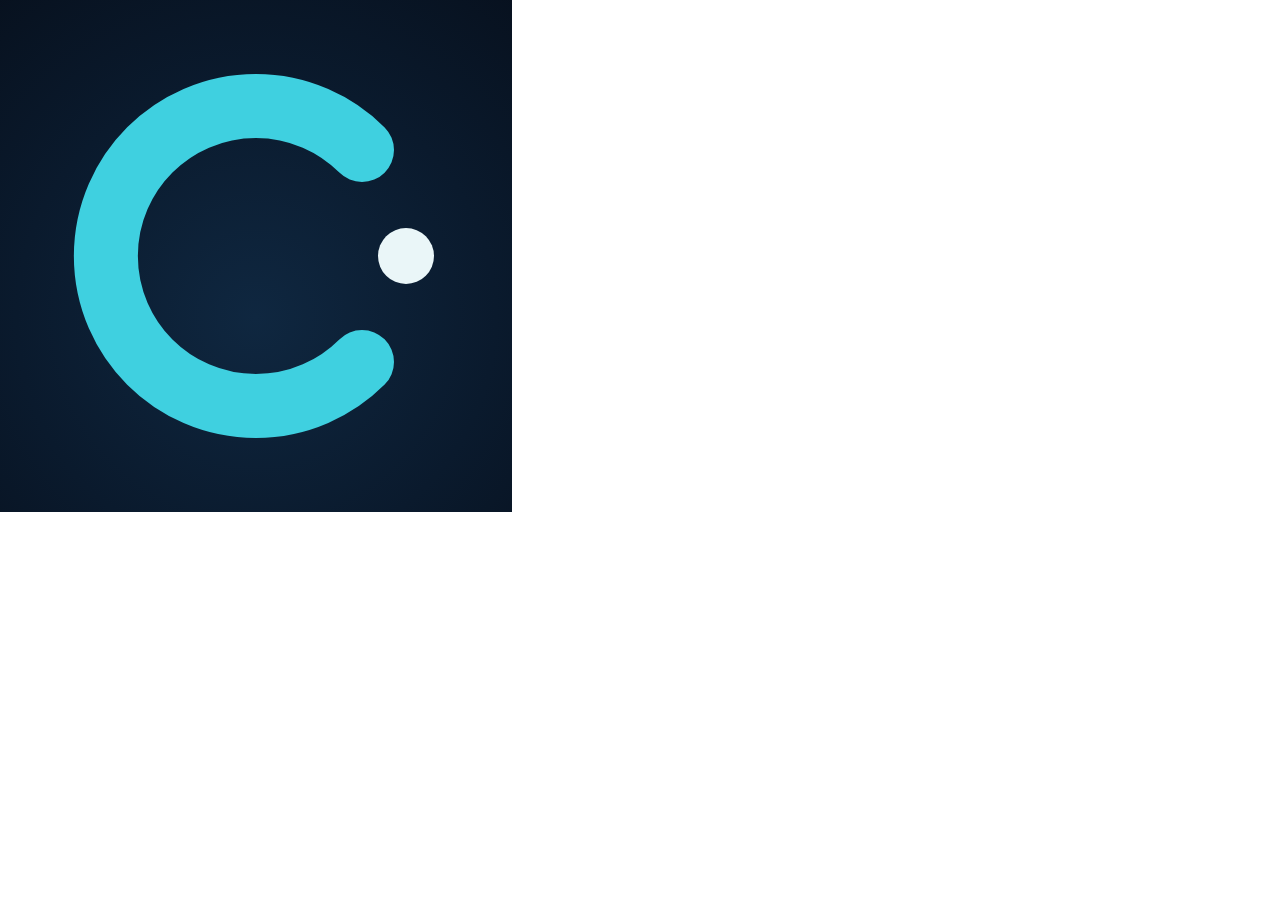
<file: play-assets/_src/developer-icon.html>
<!doctype html>
<html><head><meta charset="utf-8">
<style>html,body{margin:0;padding:0;overflow:hidden}svg{display:block}</style>
</head><body><svg width="512" height="512" viewBox="0 0 512 512" xmlns="http://www.w3.org/2000/svg"><defs>
<radialGradient id="sky" cx="50%" cy="62%" r="85%">
<stop offset="0%" stop-color="#0f2740"/>
<stop offset="55%" stop-color="#0a1a2d"/>
<stop offset="100%" stop-color="#07101d"/>
</radialGradient>
</defs><rect width="512" height="512" fill="url(#sky)"/><path d="M362 150 A150 150 0 1 0 362 362" fill="none" stroke="#3fd0e0" stroke-width="64" stroke-linecap="round"/>
<circle cx="406" cy="256" r="28" fill="#eaf6f8"/></svg></body></html>
</file>
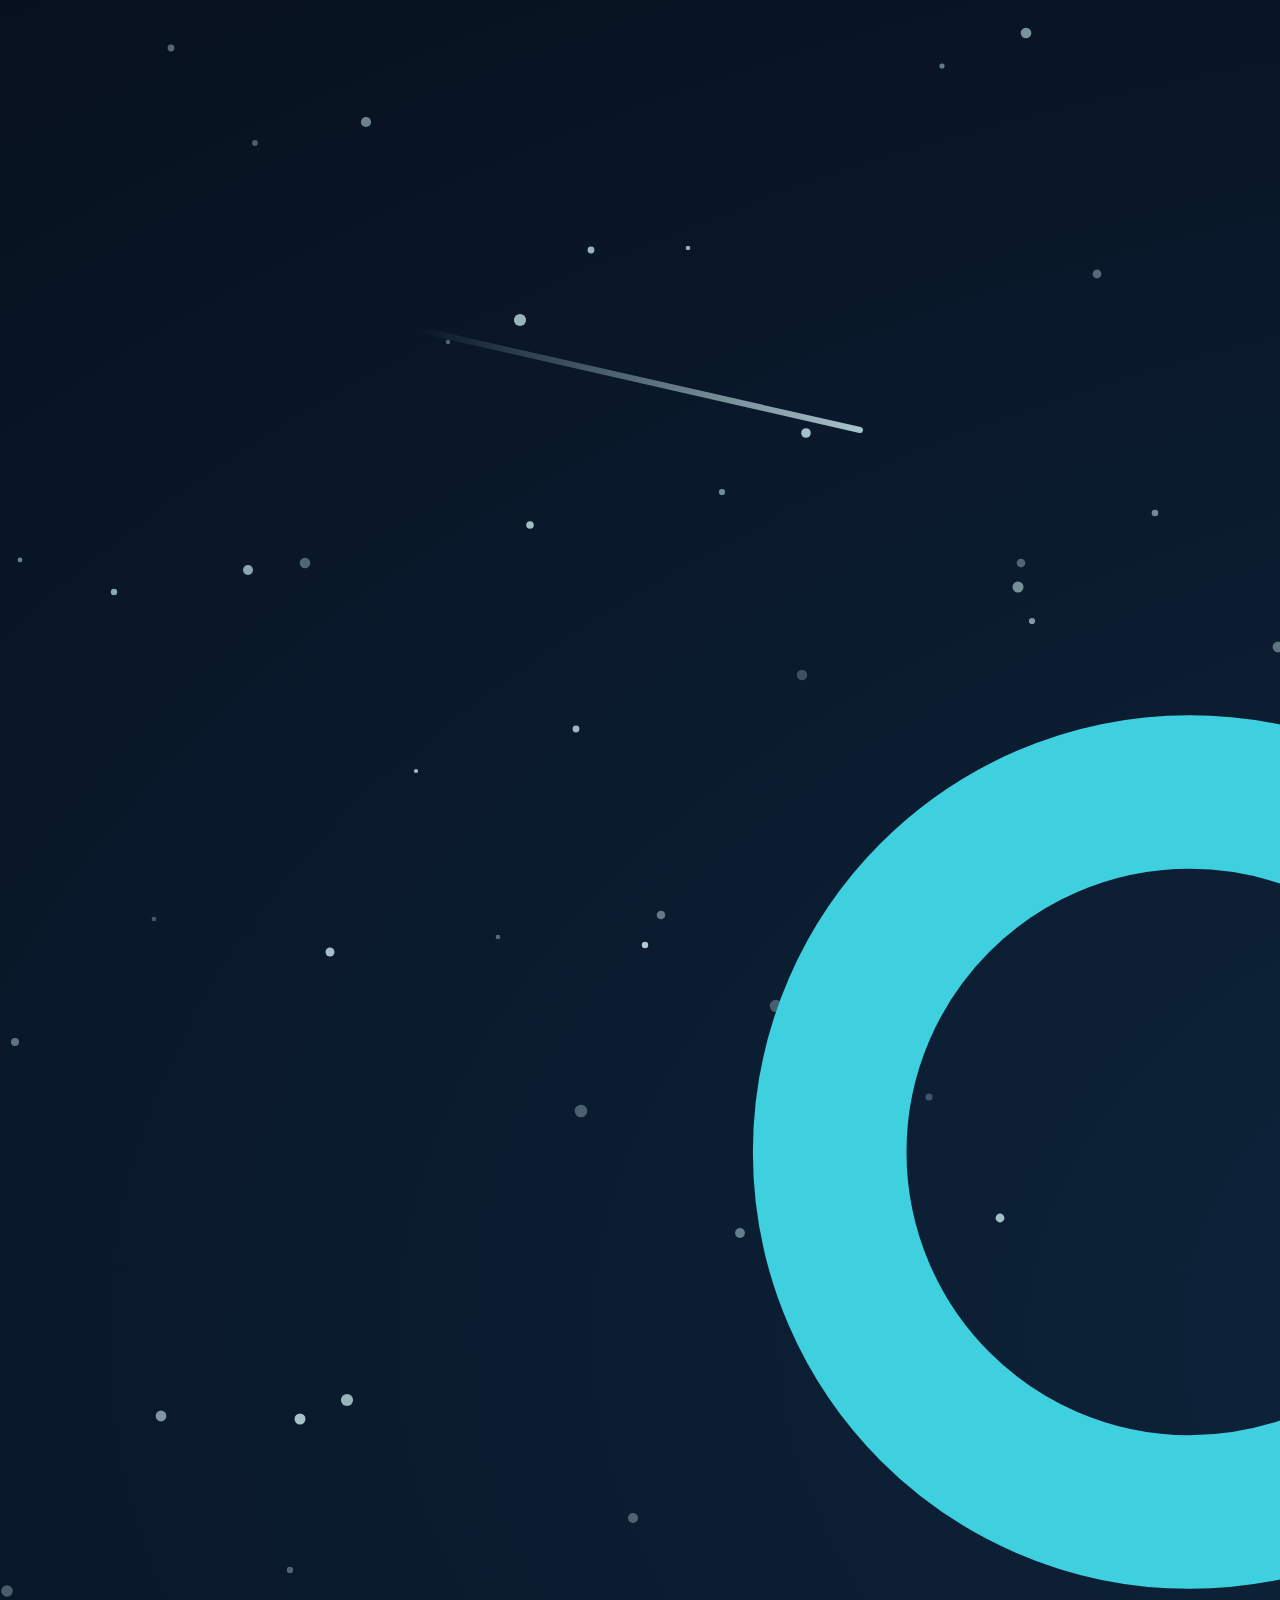
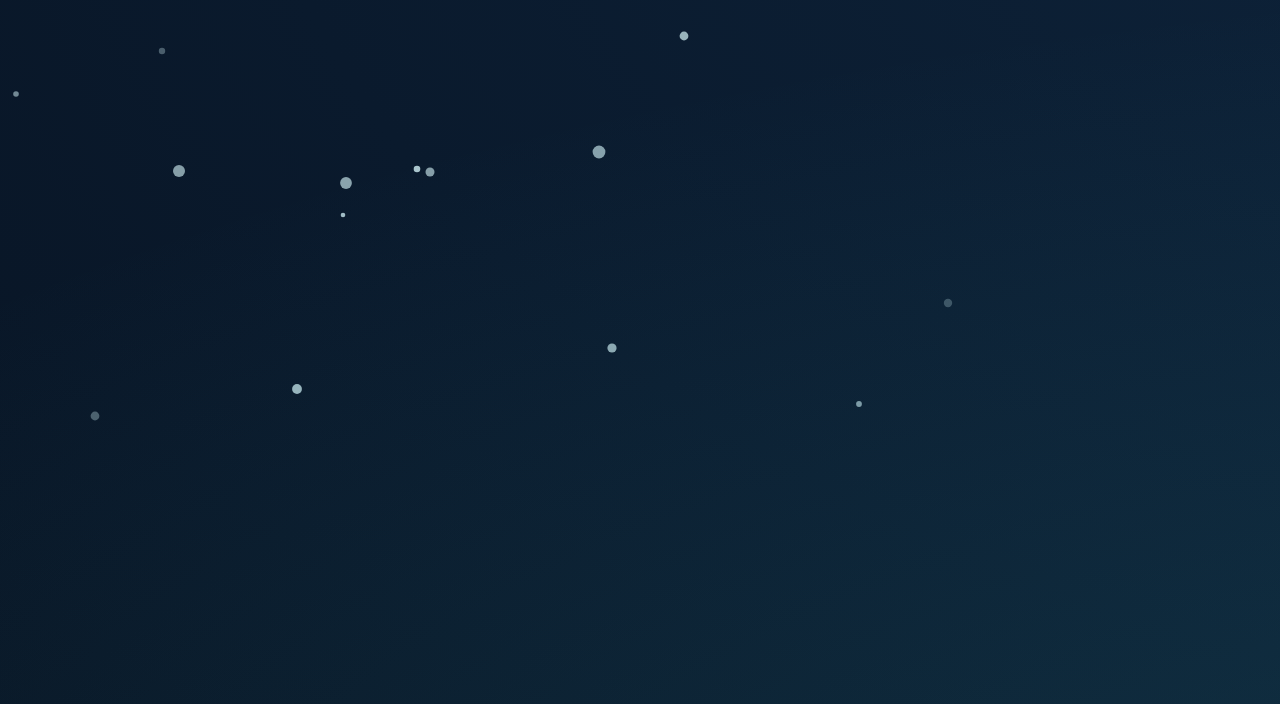
<file: play-assets/_src/header.html>
<!doctype html>
<html><head><meta charset="utf-8">
<style>html,body{margin:0;padding:0;overflow:hidden}svg{display:block}</style>
</head><body><svg width="4096" height="2304" viewBox="0 0 4096 2304" xmlns="http://www.w3.org/2000/svg">
<defs>
<radialGradient id="sky" cx="50%" cy="58%" r="80%">
<stop offset="0%" stop-color="#0f2740"/>
<stop offset="55%" stop-color="#0a1a2d"/>
<stop offset="100%" stop-color="#07101d"/>
</radialGradient>
<radialGradient id="glow" cx="50%" cy="50%" r="50%">
<stop offset="0%" stop-color="#3fd0e0" stop-opacity="0.16"/>
<stop offset="100%" stop-color="#3fd0e0" stop-opacity="0"/>
</radialGradient>
<linearGradient id="title" x1="0" y1="0" x2="0" y2="1">
<stop offset="0.2" stop-color="#ffffff"/>
<stop offset="1" stop-color="#9fd9e3"/>
</linearGradient>
<linearGradient id="streak" x1="0" y1="0" x2="1" y2="0">
<stop offset="0" stop-color="#cfeef3" stop-opacity="0"/>
<stop offset="1" stop-color="#cfeef3" stop-opacity="0.8"/>
</linearGradient>
</defs>
<rect width="4096" height="2304" fill="url(#sky)"/>
<circle cx="1326" cy="320" r="4.9" fill="#cfeef3" opacity="0.29"/><circle cx="2195" cy="775" r="2.3" fill="#cfeef3" opacity="0.55"/><circle cx="154" cy="919" r="2.3" fill="#cfeef3" opacity="0.30"/><circle cx="1739" cy="1753" r="2.6" fill="#cfeef3" opacity="0.38"/><circle cx="2570" cy="2009" r="4.6" fill="#cfeef3" opacity="0.49"/><circle cx="3999" cy="99" r="5.9" fill="#cfeef3" opacity="0.42"/><circle cx="591" cy="250" r="3.4" fill="#cfeef3" opacity="0.74"/><circle cx="740" cy="1233" r="4.9" fill="#cfeef3" opacity="0.47"/><circle cx="2244" cy="133" r="2.3" fill="#cfeef3" opacity="0.37"/><circle cx="2787" cy="906" r="3.4" fill="#cfeef3" opacity="0.60"/><circle cx="1856" cy="635" r="5.6" fill="#cfeef3" opacity="0.67"/><circle cx="1000" cy="1218" r="4.4" fill="#cfeef3" opacity="0.78"/><circle cx="2988" cy="610" r="6.4" fill="#cfeef3" opacity="0.32"/><circle cx="1713" cy="1605" r="2.7" fill="#cfeef3" opacity="0.54"/><circle cx="161" cy="1416" r="5.4" fill="#cfeef3" opacity="0.59"/><circle cx="3586" cy="665" r="5.1" fill="#cfeef3" opacity="0.61"/><circle cx="2375" cy="967" r="5.8" fill="#cfeef3" opacity="0.82"/><circle cx="1942" cy="1408" r="2.3" fill="#cfeef3" opacity="0.67"/><circle cx="2651" cy="2105" r="5.7" fill="#cfeef3" opacity="0.42"/><circle cx="1580" cy="1417" r="2.1" fill="#cfeef3" opacity="0.53"/><circle cx="688" cy="248" r="2.3" fill="#cfeef3" opacity="0.71"/><circle cx="530" cy="525" r="3.8" fill="#cfeef3" opacity="0.77"/><circle cx="330" cy="952" r="4.5" fill="#cfeef3" opacity="0.78"/><circle cx="3356" cy="1831" r="3.3" fill="#cfeef3" opacity="0.50"/><circle cx="1470" cy="1874" r="6.3" fill="#cfeef3" opacity="0.34"/><circle cx="722" cy="492" r="3.1" fill="#cfeef3" opacity="0.54"/><circle cx="2413" cy="557" r="2.0" fill="#cfeef3" opacity="0.50"/><circle cx="1512" cy="1200" r="6.3" fill="#cfeef3" opacity="0.66"/><circle cx="2111" cy="1309" r="5.0" fill="#cfeef3" opacity="0.28"/><circle cx="3684" cy="1653" r="5.9" fill="#cfeef3" opacity="0.73"/><circle cx="1607" cy="846" r="2.5" fill="#cfeef3" opacity="0.63"/><circle cx="255" cy="143" r="2.9" fill="#cfeef3" opacity="0.35"/><circle cx="1393" cy="111" r="2.0" fill="#cfeef3" opacity="0.34"/><circle cx="416" cy="771" r="2.1" fill="#cfeef3" opacity="0.77"/><circle cx="2515" cy="315" r="3.1" fill="#cfeef3" opacity="0.46"/><circle cx="1492" cy="260" r="5.8" fill="#cfeef3" opacity="0.85"/><circle cx="1909" cy="1026" r="2.4" fill="#cfeef3" opacity="0.31"/><circle cx="1403" cy="561" r="5.7" fill="#cfeef3" opacity="0.35"/><circle cx="95" cy="2016" r="4.4" fill="#cfeef3" opacity="0.34"/><circle cx="2225" cy="57" r="4.4" fill="#cfeef3" opacity="0.84"/><circle cx="3536" cy="1476" r="3.2" fill="#cfeef3" opacity="0.47"/><circle cx="684" cy="1636" r="4.4" fill="#cfeef3" opacity="0.72"/><circle cx="1350" cy="473" r="5.7" fill="#cfeef3" opacity="0.84"/><circle cx="3492" cy="1709" r="5.7" fill="#cfeef3" opacity="0.69"/><circle cx="929" cy="1097" r="3.6" fill="#cfeef3" opacity="0.27"/><circle cx="114" cy="592" r="3.2" fill="#cfeef3" opacity="0.67"/><circle cx="3918" cy="948" r="6.2" fill="#cfeef3" opacity="0.84"/><circle cx="3912" cy="773" r="3.0" fill="#cfeef3" opacity="0.39"/><circle cx="806" cy="433" r="4.8" fill="#cfeef3" opacity="0.79"/><circle cx="3442" cy="1016" r="4.9" fill="#cfeef3" opacity="0.73"/><circle cx="347" cy="1400" r="6.1" fill="#cfeef3" opacity="0.72"/><circle cx="3073" cy="1013" r="2.8" fill="#cfeef3" opacity="0.72"/><circle cx="1362" cy="1697" r="6.4" fill="#cfeef3" opacity="0.49"/><circle cx="1644" cy="2007" r="5.3" fill="#cfeef3" opacity="0.35"/><circle cx="520" cy="320" r="6.1" fill="#cfeef3" opacity="0.73"/><circle cx="599" cy="1752" r="6.4" fill="#cfeef3" opacity="0.64"/><circle cx="1435" cy="1163" r="2.6" fill="#cfeef3" opacity="0.26"/><circle cx="3977" cy="1377" r="4.4" fill="#cfeef3" opacity="0.81"/><circle cx="1777" cy="1848" r="5.7" fill="#cfeef3" opacity="0.38"/><circle cx="1032" cy="621" r="3.1" fill="#cfeef3" opacity="0.60"/><circle cx="1062" cy="888" r="2.6" fill="#cfeef3" opacity="0.80"/><circle cx="1449" cy="971" r="4.6" fill="#cfeef3" opacity="0.79"/><circle cx="1723" cy="1945" r="4.3" fill="#cfeef3" opacity="0.57"/><circle cx="2144" cy="40" r="4.0" fill="#cfeef3" opacity="0.36"/><circle cx="16" cy="1694" r="2.8" fill="#cfeef3" opacity="0.53"/><circle cx="2970" cy="1180" r="3.5" fill="#cfeef3" opacity="0.56"/><circle cx="2275" cy="1662" r="2.5" fill="#cfeef3" opacity="0.59"/><circle cx="1018" cy="587" r="5.5" fill="#cfeef3" opacity="0.55"/><circle cx="2301" cy="1611" r="6.1" fill="#cfeef3" opacity="0.52"/><circle cx="2509" cy="1072" r="4.3" fill="#cfeef3" opacity="0.67"/><circle cx="1853" cy="1130" r="4.2" fill="#cfeef3" opacity="0.81"/><circle cx="2864" cy="1858" r="6.2" fill="#cfeef3" opacity="0.41"/><circle cx="2292" cy="1999" r="5.8" fill="#cfeef3" opacity="0.33"/><circle cx="498" cy="937" r="2.3" fill="#cfeef3" opacity="0.39"/><circle cx="300" cy="1419" r="5.5" fill="#cfeef3" opacity="0.79"/><circle cx="633" cy="1518" r="5.0" fill="#cfeef3" opacity="0.34"/><circle cx="3616" cy="2051" r="3.0" fill="#cfeef3" opacity="0.82"/><circle cx="1631" cy="1033" r="6.5" fill="#cfeef3" opacity="0.75"/><circle cx="661" cy="915" r="4.3" fill="#cfeef3" opacity="0.45"/><circle cx="802" cy="675" r="5.2" fill="#cfeef3" opacity="0.26"/><circle cx="2269" cy="934" r="2.1" fill="#cfeef3" opacity="0.45"/><circle cx="2556" cy="1086" r="2.3" fill="#cfeef3" opacity="0.84"/><circle cx="3229" cy="2060" r="2.5" fill="#cfeef3" opacity="0.41"/><circle cx="162" cy="1651" r="3.2" fill="#cfeef3" opacity="0.33"/><circle cx="1730" cy="1932" r="5.7" fill="#cfeef3" opacity="0.41"/><circle cx="612" cy="1948" r="4.6" fill="#cfeef3" opacity="0.67"/><circle cx="366" cy="122" r="5.1" fill="#cfeef3" opacity="0.51"/><circle cx="297" cy="1989" r="4.9" fill="#cfeef3" opacity="0.73"/><circle cx="343" cy="1815" r="2.3" fill="#cfeef3" opacity="0.77"/><circle cx="1859" cy="719" r="4.5" fill="#cfeef3" opacity="0.81"/><circle cx="1097" cy="274" r="4.4" fill="#cfeef3" opacity="0.39"/><circle cx="448" cy="342" r="2.2" fill="#cfeef3" opacity="0.37"/><circle cx="1278" cy="647" r="5.4" fill="#cfeef3" opacity="0.42"/><circle cx="2048" cy="377" r="3.6" fill="#cfeef3" opacity="0.26"/><circle cx="1026" cy="33" r="5.3" fill="#cfeef3" opacity="0.58"/><circle cx="776" cy="1006" r="6.2" fill="#cfeef3" opacity="0.31"/><circle cx="3354" cy="916" r="4.2" fill="#cfeef3" opacity="0.75"/><circle cx="1610" cy="1074" r="5.1" fill="#cfeef3" opacity="0.84"/><circle cx="1404" cy="1764" r="5.2" fill="#cfeef3" opacity="0.63"/><circle cx="1658" cy="737" r="2.2" fill="#cfeef3" opacity="0.33"/><circle cx="290" cy="1570" r="3.2" fill="#cfeef3" opacity="0.35"/><circle cx="346" cy="1783" r="5.9" fill="#cfeef3" opacity="0.65"/><circle cx="1155" cy="513" r="3.3" fill="#cfeef3" opacity="0.53"/><circle cx="645" cy="945" r="3.2" fill="#cfeef3" opacity="0.83"/><circle cx="3984" cy="1160" r="3.1" fill="#cfeef3" opacity="0.83"/><circle cx="1268" cy="756" r="2.0" fill="#cfeef3" opacity="0.48"/><circle cx="1944" cy="1066" r="2.9" fill="#cfeef3" opacity="0.55"/><circle cx="20" cy="560" r="2.4" fill="#cfeef3" opacity="0.49"/><circle cx="171" cy="48" r="3.4" fill="#cfeef3" opacity="0.39"/><circle cx="2399" cy="1122" r="5.4" fill="#cfeef3" opacity="0.64"/><circle cx="2933" cy="1863" r="3.8" fill="#cfeef3" opacity="0.45"/><circle cx="4033" cy="317" r="5.3" fill="#cfeef3" opacity="0.64"/><circle cx="179" cy="1771" r="6.0" fill="#cfeef3" opacity="0.63"/><circle cx="3006" cy="1722" r="2.6" fill="#cfeef3" opacity="0.56"/><circle cx="2066" cy="1770" r="5.6" fill="#cfeef3" opacity="0.75"/><circle cx="2392" cy="1893" r="5.1" fill="#cfeef3" opacity="0.67"/><circle cx="942" cy="66" r="2.6" fill="#cfeef3" opacity="0.47"/><circle cx="430" cy="1772" r="4.5" fill="#cfeef3" opacity="0.63"/><circle cx="2565" cy="1443" r="4.2" fill="#cfeef3" opacity="0.25"/><circle cx="3267" cy="1586" r="4.3" fill="#cfeef3" opacity="0.57"/><circle cx="2700" cy="140" r="5.3" fill="#cfeef3" opacity="0.40"/><circle cx="305" cy="563" r="5.3" fill="#cfeef3" opacity="0.37"/><circle cx="3030" cy="2068" r="4.2" fill="#cfeef3" opacity="0.48"/><circle cx="1962" cy="1449" r="5.5" fill="#cfeef3" opacity="0.62"/><circle cx="2633" cy="164" r="2.7" fill="#cfeef3" opacity="0.40"/><circle cx="3044" cy="645" r="4.6" fill="#cfeef3" opacity="0.26"/><circle cx="248" cy="570" r="5.0" fill="#cfeef3" opacity="0.67"/><circle cx="2768" cy="617" r="4.3" fill="#cfeef3" opacity="0.53"/><circle cx="1910" cy="251" r="6.0" fill="#cfeef3" opacity="0.37"/><circle cx="4006" cy="1985" r="2.1" fill="#cfeef3" opacity="0.53"/><circle cx="3358" cy="2052" r="4.0" fill="#cfeef3" opacity="0.41"/><circle cx="859" cy="2004" r="2.9" fill="#cfeef3" opacity="0.60"/><circle cx="581" cy="1111" r="6.3" fill="#cfeef3" opacity="0.33"/><circle cx="3360" cy="1078" r="6.0" fill="#cfeef3" opacity="0.67"/><circle cx="948" cy="1903" r="4.2" fill="#cfeef3" opacity="0.26"/><circle cx="15" cy="1042" r="4.0" fill="#cfeef3" opacity="0.43"/><circle cx="576" cy="729" r="3.4" fill="#cfeef3" opacity="0.75"/><circle cx="7" cy="1591" r="5.8" fill="#cfeef3" opacity="0.32"/><circle cx="3795" cy="1511" r="6.1" fill="#cfeef3" opacity="0.42"/><circle cx="1525" cy="833" r="6.5" fill="#cfeef3" opacity="0.60"/><circle cx="1477" cy="907" r="3.2" fill="#cfeef3" opacity="0.28"/><circle cx="417" cy="1769" r="3.3" fill="#cfeef3" opacity="0.81"/><circle cx="1021" cy="563" r="4.3" fill="#cfeef3" opacity="0.36"/><circle cx="1529" cy="2027" r="6.0" fill="#cfeef3" opacity="0.74"/><circle cx="2584" cy="1936" r="6.2" fill="#cfeef3" opacity="0.58"/><circle cx="2947" cy="105" r="5.3" fill="#cfeef3" opacity="0.52"/><circle cx="3083" cy="1366" r="3.3" fill="#cfeef3" opacity="0.28"/><circle cx="3796" cy="270" r="4.1" fill="#cfeef3" opacity="0.46"/><circle cx="1220" cy="1567" r="6.4" fill="#cfeef3" opacity="0.41"/><circle cx="2687" cy="638" r="4.5" fill="#cfeef3" opacity="0.49"/>
<line x1="420" y1="330" x2="860" y2="430" stroke="url(#streak)" stroke-width="6" stroke-linecap="round"/>
<ellipse cx="2048" cy="2540" rx="2750" ry="980" fill="url(#glow)"/>
<g transform="translate(575.6,537.6) scale(2.4)"><path d="M362 150 A150 150 0 1 0 362 362" fill="none" stroke="#3fd0e0" stroke-width="64" stroke-linecap="round"/>
<circle cx="406" cy="256" r="28" fill="#eaf6f8"/></g>
<text x="1750" y="1210" font-family="-apple-system,'SF Pro Display','Helvetica Neue',Arial,sans-serif" font-size="330" font-weight="500" letter-spacing="66" fill="url(#title)">CAELYN</text>
<text x="1760" y="1390" font-family="-apple-system,'SF Pro Display','Helvetica Neue',Arial,sans-serif" font-size="96" font-weight="500" letter-spacing="58" fill="#3fd0e0">TECH</text>
<text x="1760" y="1565" font-family="-apple-system,'SF Pro Display','Helvetica Neue',Arial,sans-serif" font-size="96" fill="#8aa0ad">Tecnología y desarrollo de aplicaciones</text>
</svg></body></html>
</file>
